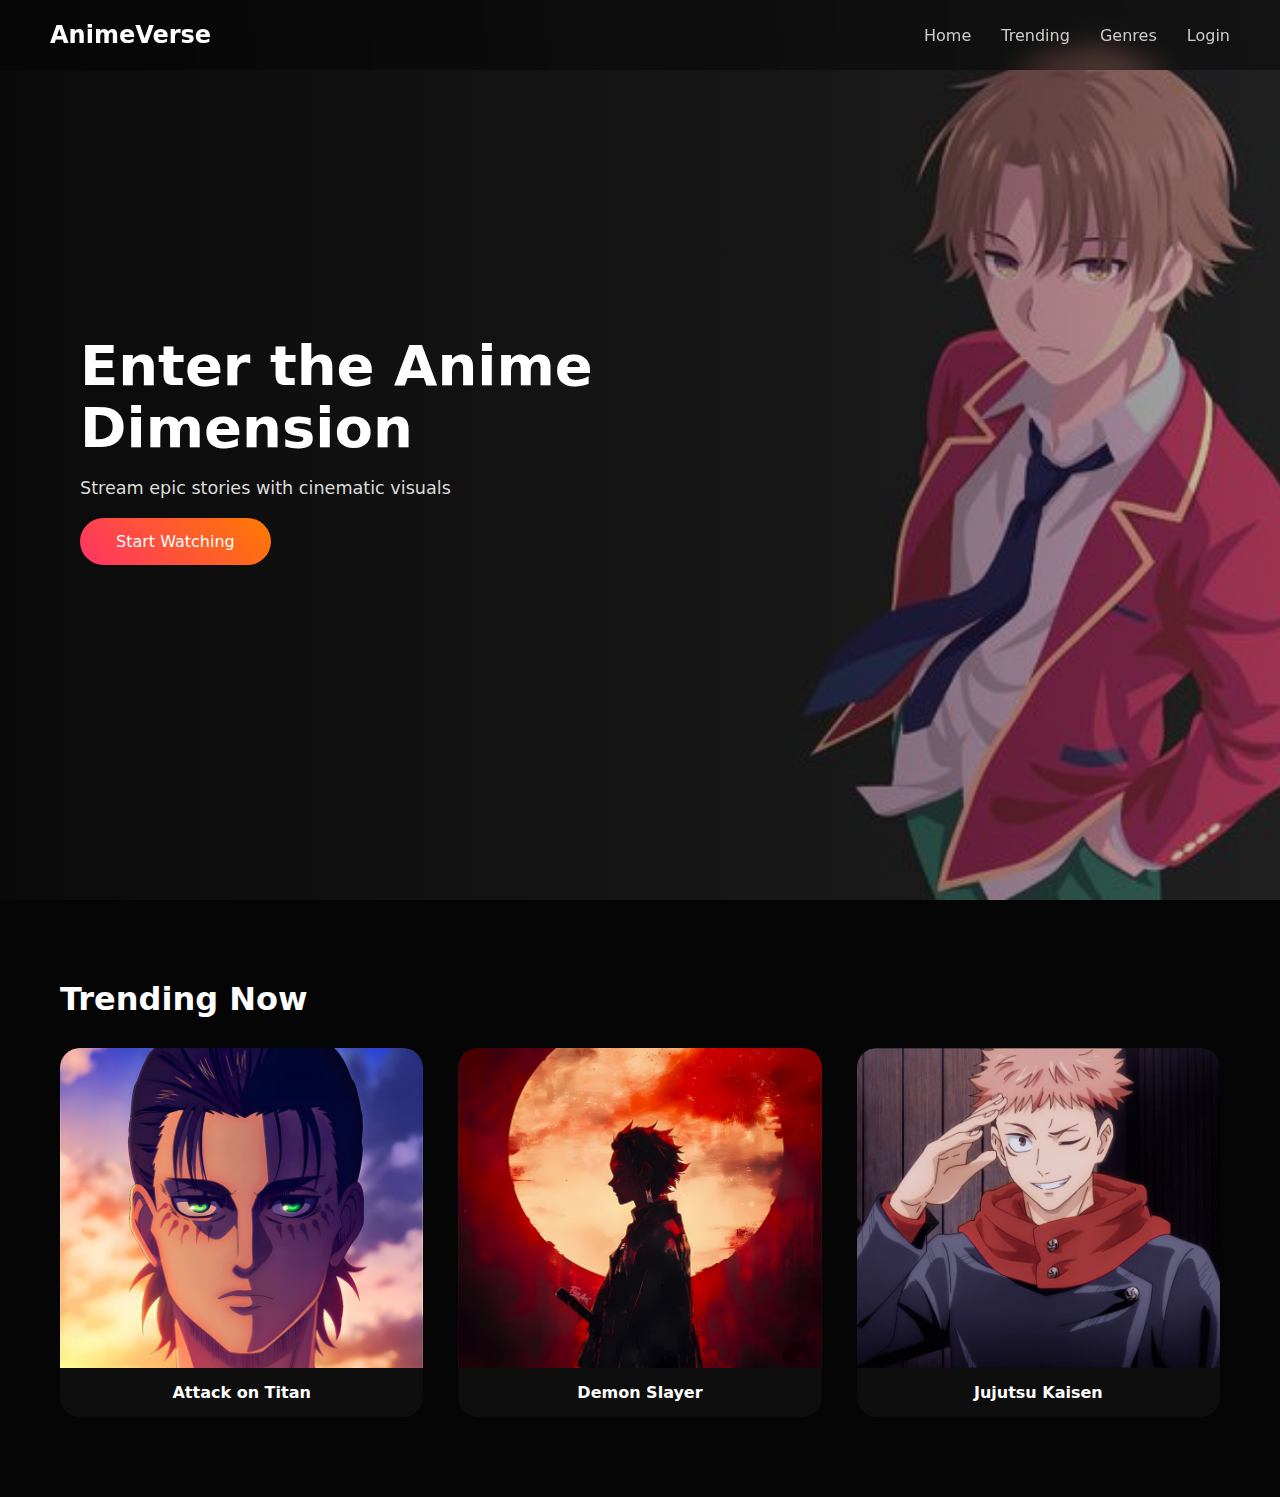
<file: index.html>
<html lang="en">
<head>
  <meta charset="UTF-8" />
  <title>AnimeVerse</title>
  <meta name="viewport" content="width=device-width, initial-scale=1.0" />
  <link rel="stylesheet" href="css/main.css" />
  <link rel="icon" type="image/x-icon" href="assets/favicon.jpeg" style="border-radius:50%;">
</head>
<body>

  <!-- NAVBAR -->
  <header class="nav">
    <div class="brand"><a href="anime.perex.qzz.io" style="text-decoration:none; color:#ffffff;">AnimeVerse</a></div>
    <nav class="nav-links">
      <a href="#">Home</a>
      <a href="#">Trending</a>
      <a href="genres.html">Genres</a>
      <a href="#">Login</a>
    </nav>
  </header>

  <!-- Hamburger -->
  <div class="hamburger" id="hamburger">
    <span></span>
    <span></span>
    <span></span>
  </div>

  <!-- HERO -->
  <section class="hero">
    <div class="hero-overlay"></div>

    <div class="hero-content">
      <h1>Enter the Anime Dimension</h1>
      <p>Stream epic stories with cinematic visuals</p>
      <button class="primary-btn">Start Watching</button>
    </div>
  </section>

  <!-- TRENDING -->
  <section class="section">
    <h2 class="section-title">Trending Now</h2>

    <div class="card-grid">
      <div class="anime-card">
        <img src="assets/posters/aot.jpeg" alt="Attack on Titan">
        <div class="card-title">Attack on Titan</div>
      </div>

      <div class="anime-card">
        <img src="assets/posters/demonslayer.jpeg" alt="Demon Slayer">
        <div class="card-title">Demon Slayer</div>
      </div>

      <div class="anime-card">
        <img src="assets/posters/jjk.jpeg" alt="Jujutsu Kaisen">
        <div class="card-title">Jujutsu Kaisen</div>
      </div>
    </div>
  </section>

  <script src="js/main.js"></script>
</body>
</html>
</file>
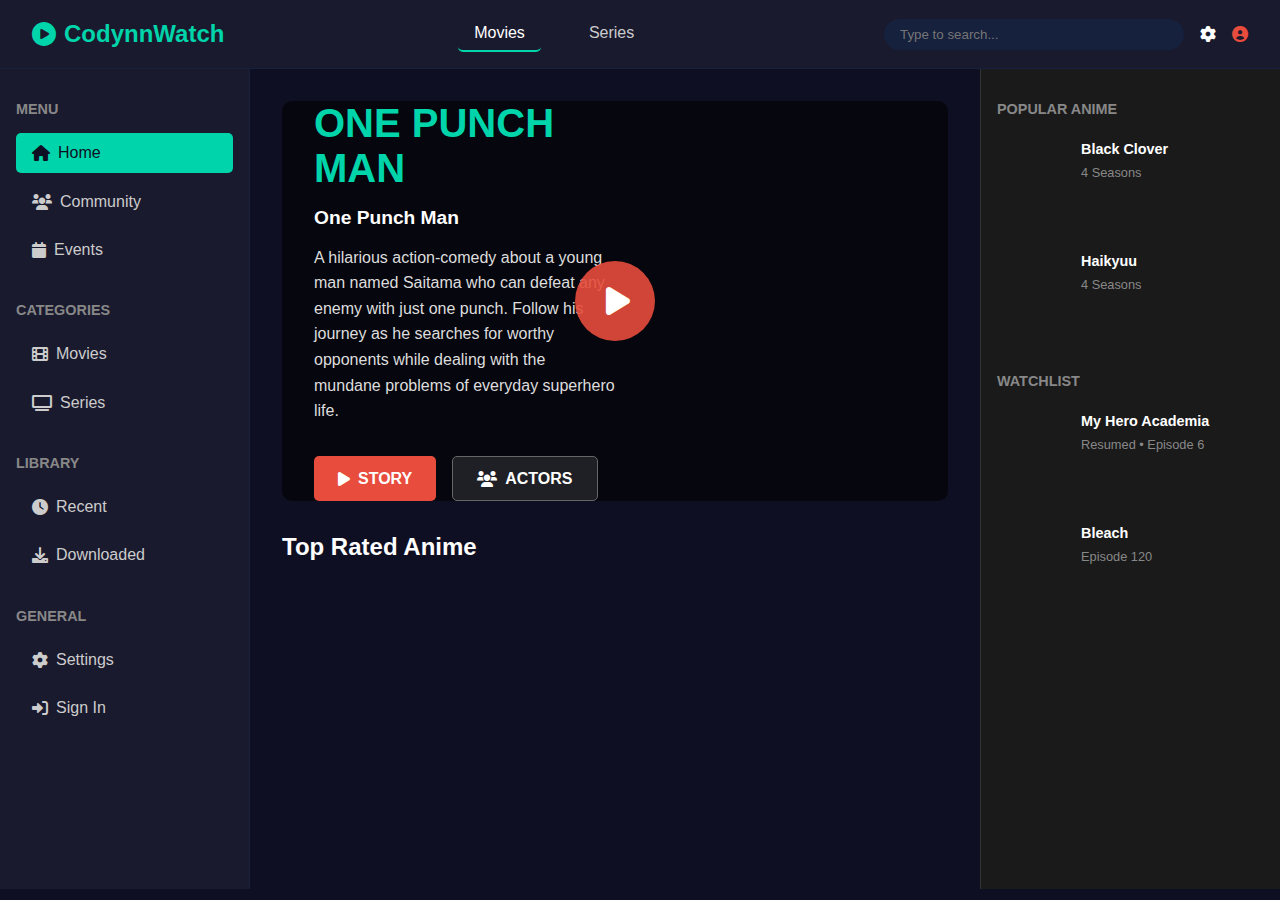
<file: anime website.html>
<!DOCTYPE html>
<html lang="en">
  <head>
    <meta charset="UTF-8" />
    <meta name="viewport" content="width=device-width, initial-scale=1.0" />
    <title>CodynnWatch - Watch Anime Online</title>
    <link
      rel="stylesheet"
      href="https://cdnjs.cloudflare.com/ajax/libs/font-awesome/6.0.0/css/all.min.css"
    />
    <style>
      * {
        margin: 0;
        padding: 0;
        box-sizing: border-box;
      }
      body {
        font-family: "Arial", sans-serif;
        background-color: #0f0f23;
        color: white;
        overflow-x: hidden;
      }
      .header {
        display: flex;
        justify-content: space-between;
        align-items: center;
        padding: 1rem 2rem;
        background-color: #1a1a2e;
        border-bottom: 1px solid #16213e;
      }
      .logo {
        display: flex;
        align-items: center;
        gap: 0.5rem;
        font-size: 1.5rem;
        font-weight: bold;
        color: #00d4aa;
      }
      .nav-tabs {
        display: flex;
        gap: 2rem;
      }
      .nav-tab {
        color: #ccc;
        text-decoration: none;
        font-weight: 500;
        padding: 0.5rem 1rem;
        border-radius: 5px;
        transition: all 0.3s;
      }
      .nav-tab.active {
        color: white;
        border-bottom: 2px solid #00d4aa;
      }
      .nav-tab:hover {
        color: white;
        background-color: #16213e;
      }
      .search-bar {
        display: flex;
        align-items: center;
        gap: 1rem;
      }
      .search-input {
        background-color: #16213e;
        border: none;
        padding: 0.5rem 1rem;
        border-radius: 20px;
        color: white;
        width: 300px;
      }
      .user-actions {
        display: flex;
        align-items: center;
        gap: 1rem;
      }
      .main-container {
        display: flex;
        min-height: calc(100vh - 80px);
      }
      .sidebar {
        width: 250px;
        background-color: #1a1a2e;
        padding: 2rem 1rem;
        border-right: 1px solid #16213e;
      }
      .sidebar-section {
        margin-bottom: 2rem;
      }
      .sidebar-title {
        font-size: 0.9rem;
        color: #888;
        margin-bottom: 1rem;
        text-transform: uppercase;
        font-weight: bold;
      }
      .sidebar-item {
        display: flex;
        align-items: center;
        gap: 0.5rem;
        padding: 0.7rem 1rem;
        color: #ccc;
        text-decoration: none;
        border-radius: 5px;
        transition: all 0.3s;
        margin-bottom: 0.5rem;
      }
      .sidebar-item:hover {
        background-color: #16213e;
        color: white;
      }
      .sidebar-item.active {
        background-color: #00d4aa;
        color: #0f0f23;
      }
      .content {
        flex: 1;
        padding: 2rem;
      }
      .hero-section {
        position: relative;
        height: 400px;
        border-radius: 10px;
        overflow: hidden;
        margin-bottom: 2rem;
        background: url("https://d32qys9a6wm9no.cloudfront.net/images/tvs/backdrop/73/a212dbb3d17a862c9639d04a3a746cba_1280x720.jpg?t=1716455401") center/cover;
      }
      .hero-overlay {
        position: absolute;
        top: 0;
        left: 0;
        right: 0;
        bottom: 0;
        background: rgba(0, 0, 0, 0.6);
        display: flex;
        align-items: center;
        padding: 2rem;
      }
      .hero-content {
        max-width: 50%;
      }
      .hero-title {
        font-size: 2.5rem;
        font-weight: bold;
        margin-bottom: 1rem;
        color: #00d4aa;
      }
      .hero-subtitle {
        font-size: 1.2rem;
        margin-bottom: 1rem;
      }
      .hero-description {
        margin-bottom: 2rem;
        line-height: 1.6;
        color: #ddd;
      }
      .hero-buttons {
        display: flex;
        gap: 1rem;
      }
      .btn {
        padding: 0.8rem 1.5rem;
        border: none;
        border-radius: 5px;
        cursor: pointer;
        font-weight: bold;
        transition: all 0.3s;
        text-decoration: none;
        display: inline-flex;
        align-items: center;
        gap: 0.5rem;
      }
      .btn-primary {
        background-color: #e74c3c;
        color: white;
      }
      .btn-secondary {
        background-color: rgba(255, 255, 255, 0.1);
        color: white;
        border: 1px solid #666;
      }
      .btn:hover {
        transform: translateY(-2px);
      }
      .play-button {
        position: absolute;
        top: 50%;
        left: 50%;
        transform: translate(-50%, -50%);
        width: 80px;
        height: 80px;
        background-color: rgba(231, 76, 60, 0.9);
        border-radius: 50%;
        display: flex;
        align-items: center;
        justify-content: center;
        cursor: pointer;
        transition: all 0.3s;
      }
      .play-button:hover {
        background-color: #e74c3c;
        transform: translate(-50%, -50%) scale(1.1);
      }
      .play-button i {
        font-size: 2rem;
        margin-left: 5px;
      }
      .section {
        margin-bottom: 3rem;
      }
      .section-title {
        font-size: 1.5rem;
        margin-bottom: 1.5rem;
        color: white;
      }
      .anime-grid {
        display: grid;
        grid-template-columns: repeat(auto-fill, minmax(200px, 1fr));
        gap: 1.5rem;
      }
      .anime-card {
        background-color: #1a1a1a;
        border-radius: 10px;
        overflow: hidden;
        cursor: pointer;
        transition: all 0.3s;
        border: 1px solid #333;
      }
      .anime-card:hover {
        transform: translateY(-5px);
        box-shadow: 0 10px 30px rgba(0, 0, 0, 0.5);
        border-color: #e74c3c;
      }
      .anime-poster {
        width: 100%;
        height: 250px;
        background-size: cover;
        background-position: center;
        position: relative;
      }
      .anime-info {
        padding: 1rem;
      }
      .anime-title {
        font-weight: bold;
        margin-bottom: 0.5rem;
      }
      .anime-rating {
        color: #f39c12;
        margin-bottom: 0.5rem;
      }
      .anime-genres {
        color: #888;
        font-size: 0.9rem;
      }
      .sidebar-right {
        width: 300px;
        background-color: #1a1a1a;
        padding: 2rem 1rem;
        border-left: 1px solid #333;
      }
      .popular-item {
        display: flex;
        gap: 1rem;
        margin-bottom: 1rem;
        padding: 0.5rem;
        border-radius: 5px;
        cursor: pointer;
        transition: all 0.3s;
      }
      .popular-item:hover {
        background-color: #333;
      }
      .popular-poster {
        width: 60px;
        height: 80px;
        background-size: cover;
        background-position: center;
        border-radius: 5px;
      }
      .popular-info h4 {
        margin-bottom: 0.5rem;
        font-size: 0.9rem;
      }
      .popular-info p {
        color: #888;
        font-size: 0.8rem;
      }
      @media (max-width: 768px) {
        .main-container {
          flex-direction: column;
        }
        .sidebar,
        .sidebar-right {
          width: 100%;
        }
        .hero-content {
          max-width: 100%;
        }
        .anime-grid {
          grid-template-columns: repeat(auto-fill, minmax(150px, 1fr));
        }
      }
    </style>
  </head>
  <body>
    <header class="header">
      <div class="logo"><i class="fas fa-play-circle"></i> CodynnWatch</div>
      <nav class="nav-tabs">
        <a href="#" class="nav-tab active">Movies</a>
        <a href="#" class="nav-tab">Series</a>
      </nav>
      <div class="search-bar">
        <input
          type="text"
          class="search-input"
          placeholder="Type to search..."
        />
        <div class="user-actions">
          <i class="fas fa-cog" style="cursor: pointer"></i>
          <i
            class="fas fa-user-circle"
            style="cursor: pointer; color: #e74c3c"
          ></i>
        </div>
      </div>
    </header>

    <div class="main-container">
      <aside class="sidebar">
        <div class="sidebar-section">
          <h3 class="sidebar-title">Menu</h3>
          <a href="#" class="sidebar-item active"
            ><i class="fas fa-home"></i> Home</a
          >
          <a href="#" class="sidebar-item"
            ><i class="fas fa-users"></i> Community</a
          >
          <a href="#" class="sidebar-item"
            ><i class="fas fa-calendar"></i> Events</a
          >
        </div>
        <div class="sidebar-section">
          <h3 class="sidebar-title">Categories</h3>
          <a href="#" class="sidebar-item"
            ><i class="fas fa-film"></i> Movies</a
          >
          <a href="#" class="sidebar-item"><i class="fas fa-tv"></i> Series</a>
        </div>
        <div class="sidebar-section">
          <h3 class="sidebar-title">Library</h3>
          <a href="#" class="sidebar-item"
            ><i class="fas fa-clock"></i> Recent</a
          >
          <a href="#" class="sidebar-item"
            ><i class="fas fa-download"></i> Downloaded</a
          >
        </div>
        <div class="sidebar-section">
          <h3 class="sidebar-title">General</h3>
          <a href="#" class="sidebar-item"
            ><i class="fas fa-cog"></i> Settings</a
          >
          <a href="#" class="sidebar-item"
            ><i class="fas fa-sign-in-alt"></i> Sign In</a
          >
        </div>
      </aside>

      <main class="content">
        <div class="hero-section">
          <div class="hero-overlay">
            <div class="hero-content">
              <h1 class="hero-title">ONE PUNCH MAN</h1>
              <h2 class="hero-subtitle">One Punch Man</h2>
              <p class="hero-description">
                A hilarious action-comedy about a young man named Saitama who
                can defeat any enemy with just one punch. Follow his journey as
                he searches for worthy opponents while dealing with the mundane
                problems of everyday superhero life.
              </p>
              <div class="hero-buttons">
                <a href="#" class="btn btn-primary"
                  ><i class="fas fa-play"></i> STORY</a
                >
                <a href="#" class="btn btn-secondary"
                  ><i class="fas fa-users"></i> ACTORS</a
                >
              </div>
            </div>
          </div>
          <div class="play-button"><i class="fas fa-play"></i></div>
        </div>

        <section class="section">
          <h2 class="section-title">Top Rated Anime</h2>
          <div class="anime-grid" id="animeGrid">
            <!-- Anime cards will load here dynamically -->
          </div>
        </section>
      </main>

      <aside class="sidebar-right">
        <div class="sidebar-section">
          <h3 class="sidebar-title">Popular Anime</h3>
          <div class="popular-item">
            <div
              class="popular-poster"
              style="
                background-image: url('https://m.media-amazon.com/images/M/MV5BZmZkZjNhMWMtM2U0Mi00MjdlLTk3NmMtMTMwZjgwOTJmODMzXkEyXkFqcGc@._V1_FMjpg_UX1000_.jpg');
              "
            ></div>
            <div class="popular-info">
              <h4>Black Clover</h4>
              <p>4 Seasons</p>
            </div>
          </div>
          <div class="popular-item">
            <div
              class="popular-poster"
              style="
                background-image: url('https://m.media-amazon.com/images/M/MV5BZWFiNmRkY2MtN2ViZC00MzhhLWI0YWYtNzVlZWFmZDI3ZjE3XkEyXkFqcGc@._V1_.jpg');
              "
            ></div>
            <div class="popular-info">
              <h4>Haikyuu</h4>
              <p>4 Seasons</p>
            </div>
          </div>
        </div>

        <div class="sidebar-section">
          <h3 class="sidebar-title">Watchlist</h3>
          <div class="popular-item">
            <div
              class="popular-poster"
              style="
                background-image: url('https://m.media-amazon.com/images/M/MV5BY2QzODA5OTQtYWJlNi00ZjIzLThhNTItMDMwODhlYzYzMjA2XkEyXkFqcGc@._V1_.jpg');
              "
            ></div>
            <div class="popular-info">
              <h4>My Hero Academia</h4>
              <p>Resumed • Episode 6</p>
            </div>
          </div>
          <div class="popular-item">
            <div
              class="popular-poster"
              style="
                background-image: url('https://m.media-amazon.com/images/M/MV5BOWQwOWY5NTUtMjAyZi00YjQzLTkwODgtNmQwZjU1MGIzZDhjXkEyXkFqcGc@._V1_.jpg');
              "
            ></div>
            <div class="popular-info">
              <h4>Bleach</h4>
              <p>Episode 120</p>
            </div>
          </div>
        </div>
      </aside>
    </div>

    <script>
      // Fetch top anime from Jikan API
      async function loadAnime() {
        const res = await fetch("https://api.jikan.moe/v4/top/anime");
        const data = await res.json();
        console.log(data)
        const grid = document.getElementById("animeGrid");
        grid.innerHTML = "";
        data.data.forEach((anime) => {
          const genres = anime.genres
            ? anime.genres.map((g) => g.name).join(", ")
            : "";
          grid.innerHTML += `
            <div class="anime-card">
                <div class="anime-poster" style="background-image: url('${
                  anime.images.jpg.image_url
                }')"></div>
                <div class="anime-info">
                    <div class="anime-title">${anime.title}</div>
                    <div class="anime-rating"><i class="fas fa-star"></i> ${
                      anime.score || "N/A"
                    }</div>
                    <div class="anime-genres">${genres}</div>
                </div>
            </div>
        `;
        });

        // Add click alert to anime cards
        document.querySelectorAll(".anime-card").forEach((card) => {
          card.addEventListener("click", function () {
            const title = this.querySelector(".anime-title").textContent;
            alert(`Opening ${title}...`);
          });
        });
      }

      // Navigation tabs
      document.querySelectorAll(".nav-tab").forEach((tab) => {
        tab.addEventListener("click", function (e) {
          e.preventDefault();
          document
            .querySelectorAll(".nav-tab")
            .forEach((t) => t.classList.remove("active"));
          this.classList.add("active");
        });
      });

      // Sidebar navigation
      document.querySelectorAll(".sidebar-item").forEach((item) => {
        item.addEventListener("click", function (e) {
          e.preventDefault();
          document
            .querySelectorAll(".sidebar-item")
            .forEach((i) => i.classList.remove("active"));
          this.classList.add("active");
        });
      });

      // Play button
      document.querySelector(".play-button").addEventListener("click", () => {
        alert("Playing One Punch Man!");
      });

      // Popular items click
      document.querySelectorAll(".popular-item").forEach((item) => {
        item.addEventListener("click", function () {
          const title = this.querySelector("h4").textContent;
          alert(`Opening ${title}...`);
        });
      });

      // Load anime on page load
      loadAnime();
    </script>
  </body>
</html>
</file>
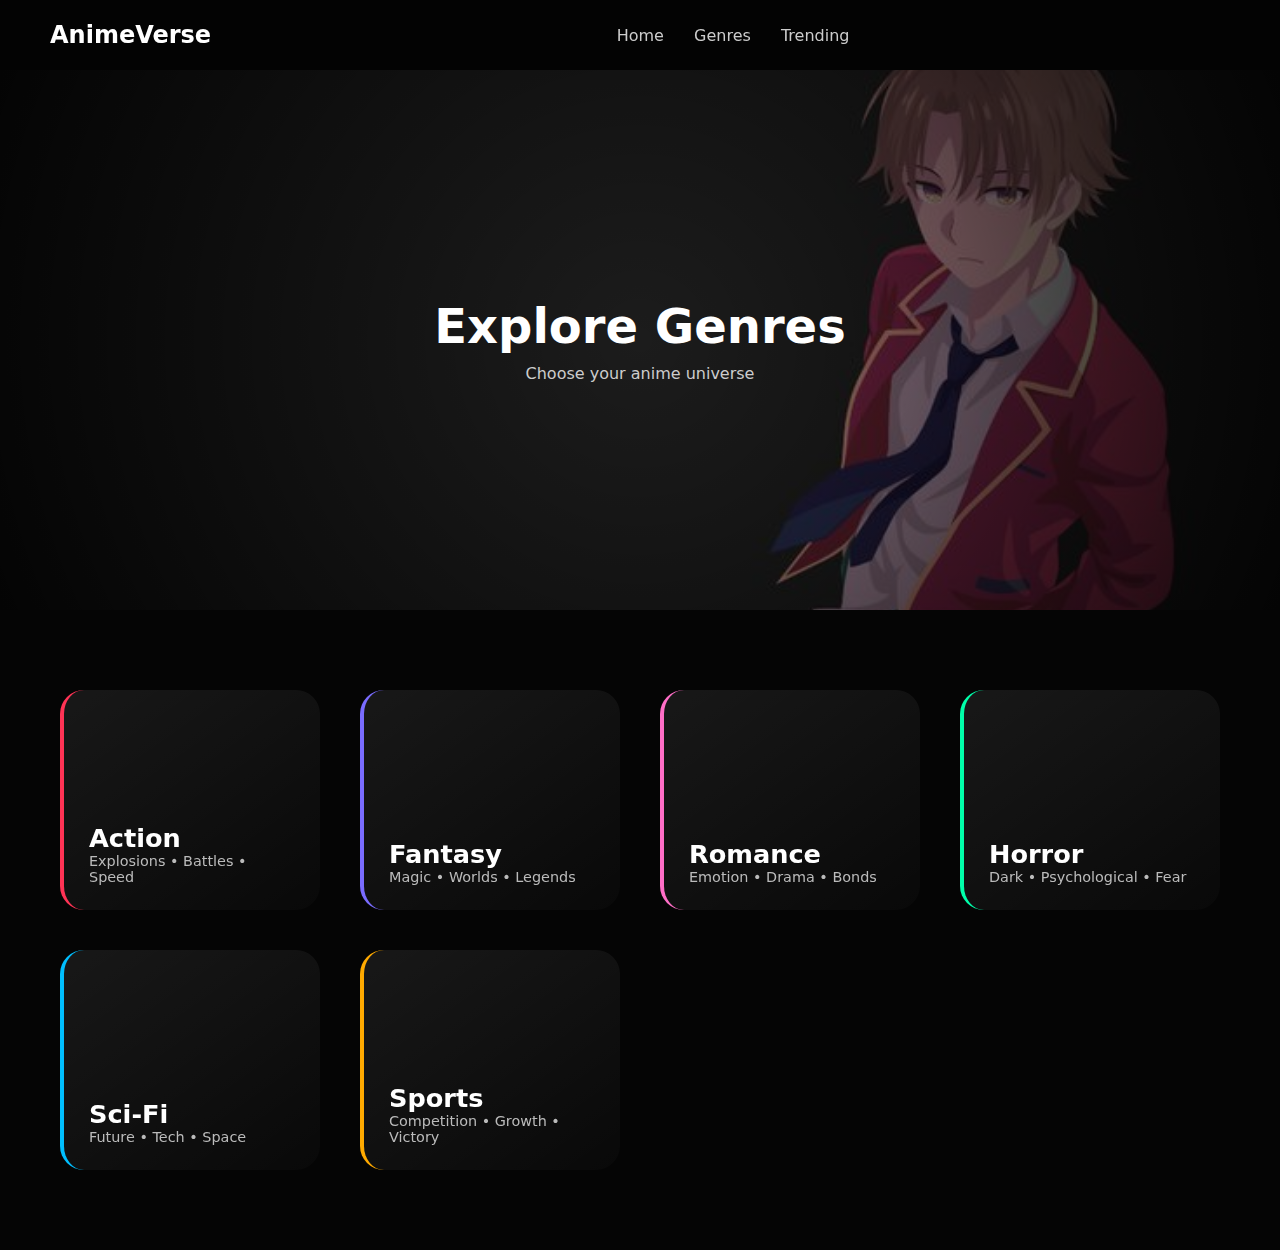
<file: genres.html>
<!DOCTYPE html>
<html lang="en">
<head>
  <meta charset="UTF-8" />
  <title>Genres • AnimeVerse</title>
  <meta name="viewport" content="width=device-width, initial-scale=1.0" />
  <link rel="icon" type="image/x-icon" href="assets/favicon.jpeg" style="border-radius:50%;">

  <!-- Core styles -->
  <link rel="stylesheet" href="css/main.css" />

  <!-- Genre-only styles -->
  <link rel="stylesheet" href="css/genres.css" />
</head>
<body class="genres-body">

<header class="nav">
  <div class="brand"><a href="index.html" style="text-decoration:none; color:#ffffff;">AnimeVerse</a></div>

  <nav class="nav-links" id="navLinks">
    <a href="index.html">Home</a>
    <a href="genres.html">Genres</a>
    <a href="#">Trending</a>
  </nav>

  <div class="hamburger" id="hamburger">
    <span></span>
    <span></span>
    <span></span>
  </div>
</header>

<!-- GENRES HERO -->
<section class="genres-hero">
  <div class="genres-overlay"></div>
  <div class="genres-hero-content">
    <h1>Explore Genres</h1>
    <p>Choose your anime universe</p>
  </div>
</section>

<!-- GENRE GRID -->
<section class="genres-section">
  <div class="genres-grid">

    <div class="genre-card" data-genre="action">
      <h2>Action</h2>
      <span>Explosions • Battles • Speed</span>
    </div>

    <div class="genre-card" data-genre="fantasy">
      <h2>Fantasy</h2>
      <span>Magic • Worlds • Legends</span>
    </div>

    <div class="genre-card" data-genre="romance">
      <h2>Romance</h2>
      <span>Emotion • Drama • Bonds</span>
    </div>

    <div class="genre-card" data-genre="horror">
      <h2>Horror</h2>
      <span>Dark • Psychological • Fear</span>
    </div>

    <div class="genre-card" data-genre="sci-fi">
      <h2>Sci-Fi</h2>
      <span>Future • Tech • Space</span>
    </div>

    <div class="genre-card" data-genre="sports">
      <h2>Sports</h2>
      <span>Competition • Growth • Victory</span>
    </div>

  </div>
</section>

<script src="js/main.js"></script>
<script src="js/genres.js"></script>
</body>
</html>
</file>
<file: css/main.css>
* {
  margin: 0;
  padding: 0;
  box-sizing: border-box;
  font-family: system-ui, -apple-system, Segoe UI, sans-serif;
}

body {
  background: #050505;
  color: #ffffff;
  overflow-x: hidden;
}

/* NAVBAR */
.nav {
  position: fixed;
  top: 0;
  width: 100%;
  height: 70px;
  padding: 0 50px;
  display: flex;
  justify-content: space-between;
  align-items: center;
  background: rgba(0, 0, 0, 0.4);
  backdrop-filter: blur(12px);
  z-index: 100;
}

.brand {
  font-size: 1.5rem;
  font-weight: 700;
}

.nav-links a {
  margin-left: 25px;
  text-decoration: none;
  color: #cccccc;
  transition: color 0.3s;
}

.nav-links a:hover {
  color: #ff3366;
}

/* HERO */
.hero {
  position: relative;
  height: 100vh;
  background: url("../assets/bg/hero.jpeg") center / cover no-repeat;
  display: flex;
  align-items: center;
  padding-left: 80px;
}

.hero-overlay {
  position: absolute;
  inset: 0;
  background: linear-gradient(
    to right,
    rgba(0,0,0,0.75),
    rgba(0,0,0,0.2)
  );
}

.hero-content {
  position: relative;
  max-width: 600px;
  z-index: 2;
}

.hero-content h1 {
  font-size: 3.5rem;
  line-height: 1.1;
}

.hero-content p {
  margin: 20px 0;
  font-size: 1.1rem;
  color: #dddddd;
}

.primary-btn {
  padding: 14px 36px;
  border: none;
  border-radius: 40px;
  font-size: 1rem;
  cursor: pointer;
  color: #fff;
  background: linear-gradient(45deg, #ff3366, #ff7b00);
}

/* SECTION */
.section {
  padding: 80px 60px;
}

.section-title {
  font-size: 2rem;
  margin-bottom: 30px;
}

/* CARD GRID */
.card-grid {
  display: grid;
  grid-template-columns: repeat(auto-fit, minmax(220px, 1fr));
  gap: 35px;
  perspective: 1200px;
}

/* ANIME CARD */
.anime-card {
  background: rgba(255,255,255,0.04);
  border-radius: 20px;
  overflow: hidden;
  transform-style: preserve-3d;
  transition: transform 0.3s ease, box-shadow 0.3s ease;
}

.anime-card img {
  width: 100%;
  height: 320px;
  object-fit: cover;
}

.card-title {
  padding: 15px;
  text-align: center;
  font-weight: 600;
}

.anime-card:hover {
  box-shadow: 0 30px 70px rgba(255, 51, 102, 0.35);
}
</file>
<file: css/genres.css>
.genres-body {
  padding-top: 70px;
}

/* HERO */
.genres-hero {
  position: relative;
  height: 60vh;
  background: url("../assets/bg/hero.jpeg") center/cover no-repeat;
  display: flex;
  align-items: center;
  justify-content: center;
}

.ham-menu{
  top: 0px;
}

.genres-overlay {
  position: absolute;
  inset: 0;
  background: radial-gradient(
    circle at center,
    rgba(0,0,0,0.3),
    rgba(0,0,0,0.9)
  );
}

.genres-hero-content {
  position: relative;
  text-align: center;
  z-index: 2;
}

.genres-hero-content h1 {
  font-size: 3rem;
}

.genres-hero-content p {
  color: #ccc;
  margin-top: 10px;
}

/* GENRE GRID */
.genres-section {
  padding: 80px 60px;
}

.genres-grid {
  display: grid;
  grid-template-columns: repeat(auto-fit, minmax(240px, 1fr));
  gap: 40px;
  perspective: 1200px;
}

/* GENRE CARD */
.genre-card {
  height: 220px;
  border-radius: 24px;
  padding: 25px;
  background: linear-gradient(
    145deg,
    rgba(255,255,255,0.08),
    rgba(255,255,255,0.02)
  );
  backdrop-filter: blur(12px);
  transform-style: preserve-3d;
  cursor: pointer;
  transition: transform 0.4s ease, box-shadow 0.4s ease;
  display: flex;
  flex-direction: column;
  justify-content: flex-end;
}

.genre-card h2 {
  font-size: 1.6rem;
}

.genre-card span {
  font-size: 0.9rem;
  color: #bbb;
}

/* Hover Glow */
.genre-card:hover {
  box-shadow: 0 40px 90px rgba(255, 51, 102, 0.35);
}

/* Accent Colors */
.genre-card[data-genre="action"] { border-left: 4px solid #ff3355; }
.genre-card[data-genre="fantasy"] { border-left: 4px solid #7a6cff; }
.genre-card[data-genre="romance"] { border-left: 4px solid #ff6ec7; }
.genre-card[data-genre="horror"] { border-left: 4px solid #00ffaa; }
.genre-card[data-genre="sci-fi"] { border-left: 4px solid #00bfff; }
.genre-card[data-genre="sports"] { border-left: 4px solid #ffaa00; }
</file>
